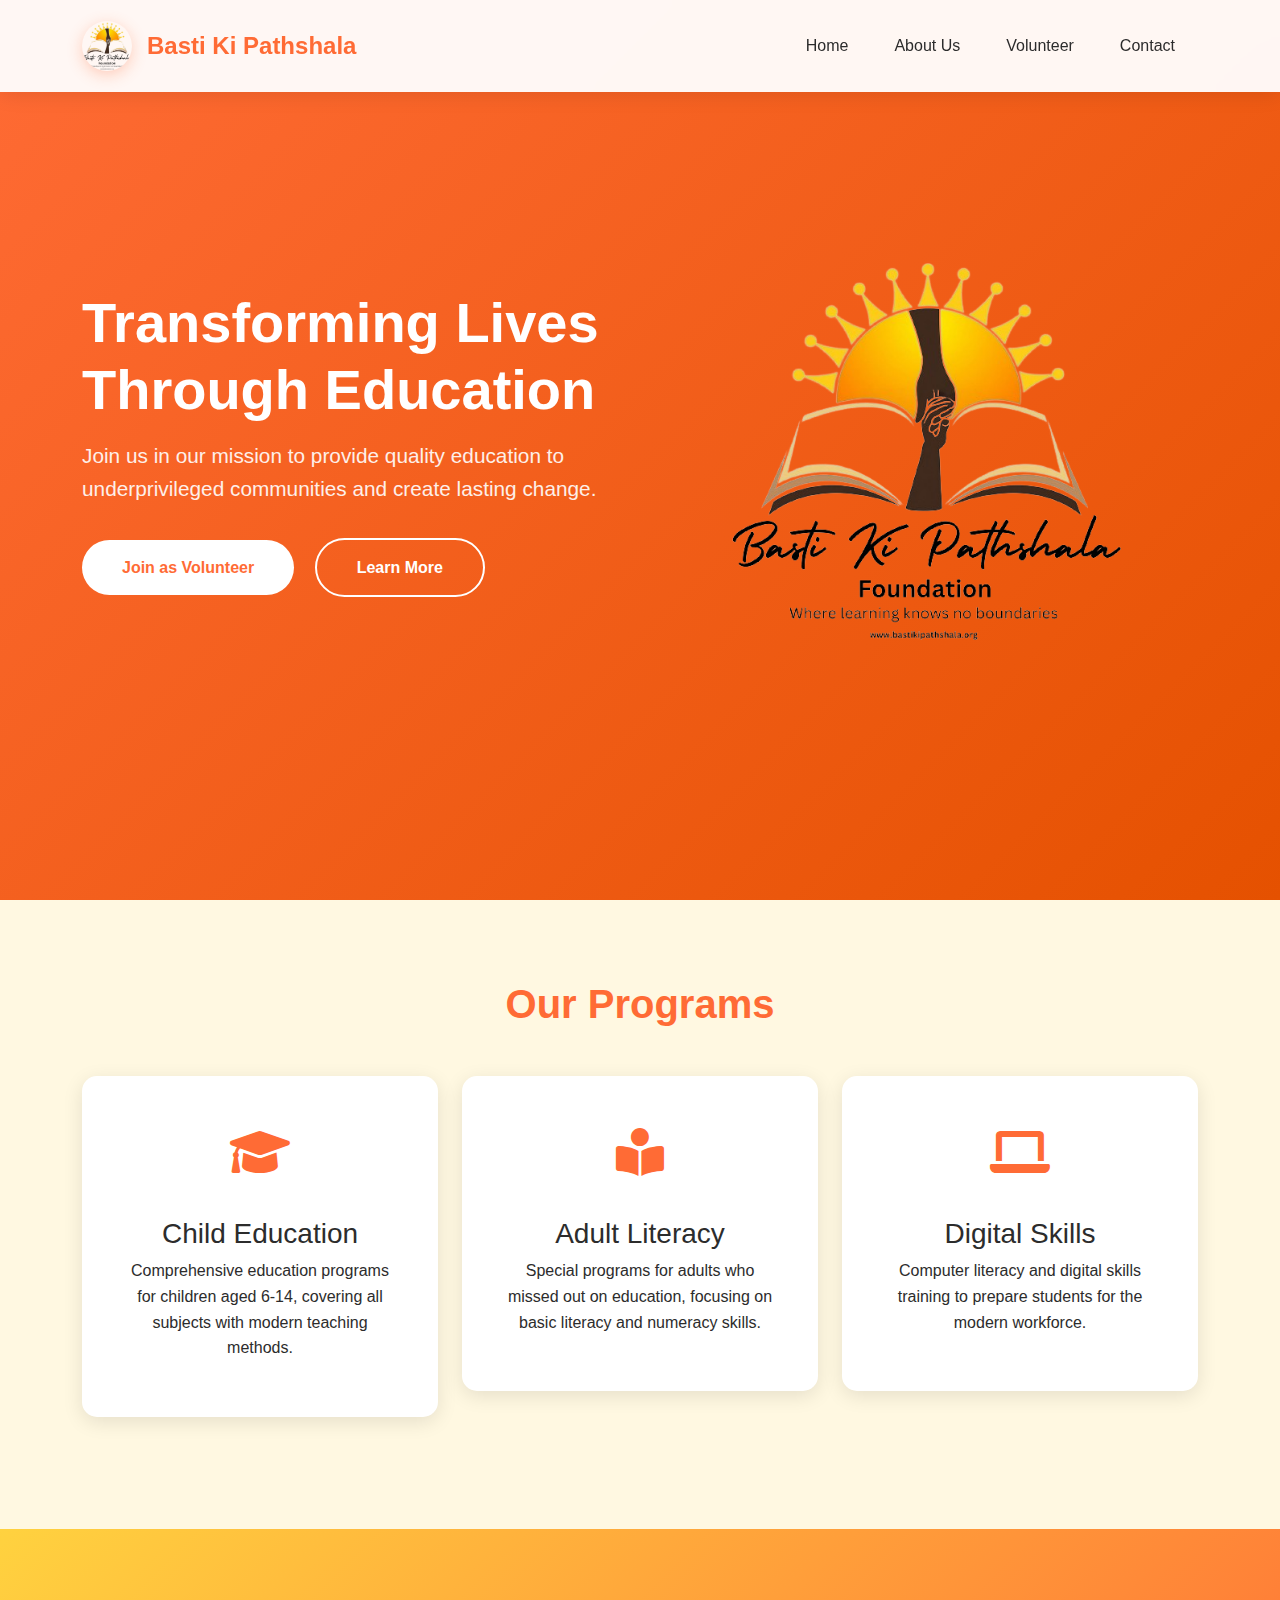
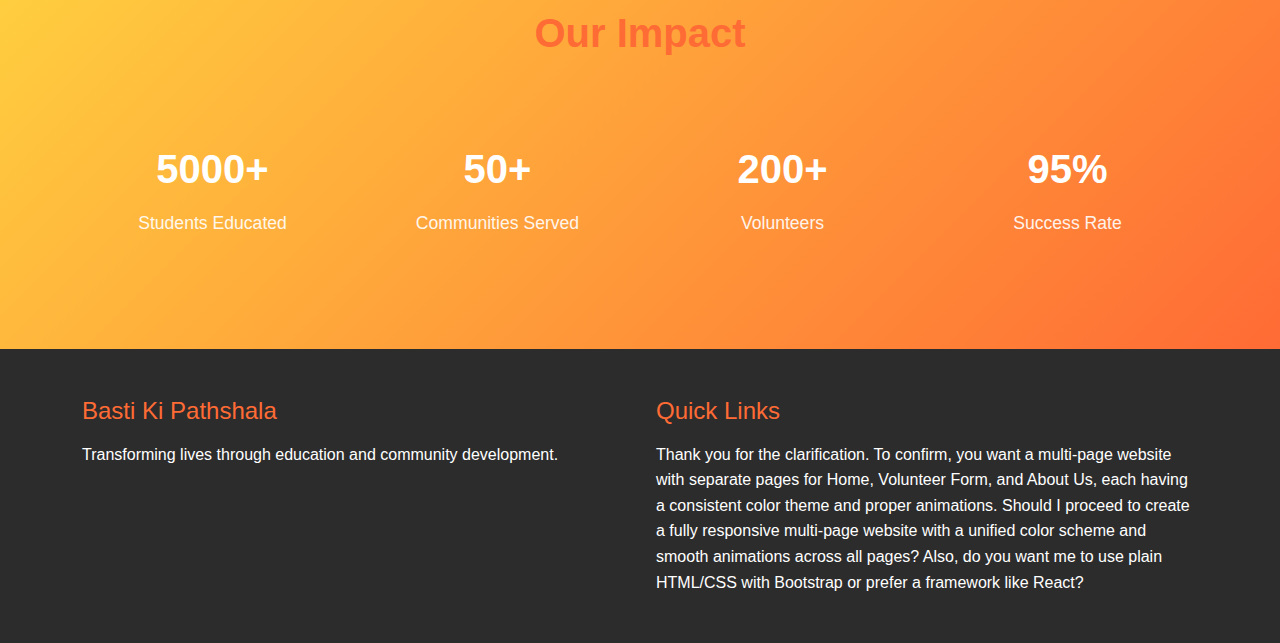
<file: index.html>
<!DOCTYPE html>
<html lang="en">
<head>
    <meta charset="UTF-8">
    <meta name="viewport" content="width=device-width, initial-scale=1.0">
    <title>Basti Ki Pathshala - Home</title>
    <link href="https://cdn.jsdelivr.net/npm/bootstrap@5.3.0/dist/css/bootstrap.min.css" rel="stylesheet">
    <link rel="stylesheet" href="https://cdnjs.cloudflare.com/ajax/libs/font-awesome/6.0.0/css/all.min.css">
    <style>
        :root {
            --primary-orange: #ff6b35;
            --warm-yellow: #ffd23f;
            --deep-orange: #e55100;
            --warm-white: #ffffff;
            --light-cream: #fff8e1;
            --dark-text: #2c2c2c;
        }

        * {
            margin: 0;
            padding: 0;
            box-sizing: border-box;
        }

        body {
            font-family: 'Segoe UI', Tahoma, Geneva, Verdana, sans-serif;
            line-height: 1.6;
            color: var(--dark-text);
            background-color: var(--light-cream);
            overflow-x: hidden;
        }

        /* Navigation */
        .navbar {
            background: rgba(255, 255, 255, 0.95) !important;
            backdrop-filter: blur(10px);
            box-shadow: 0 2px 20px rgba(0, 0, 0, 0.1);
            padding: 1rem 0;
            transition: all 0.3s ease;
        }

        .navbar-brand {
            display: flex;
            align-items: center;
            text-decoration: none;
            color: var(--dark-text);
        }

        .logo-container {
            display: flex;
            align-items: center;
            gap: 15px;
        }

        .logo-image {
            width: 50px;
            height: 50px;
            object-fit: contain;
            border-radius: 50%;
            box-shadow: 0 4px 15px rgba(255, 107, 53, 0.3);
        }

        .logo-text {
            font-size: 1.5rem;
            font-weight: 700;
            color: var(--primary-orange);
        }

        .nav-link {
            color: var(--dark-text) !important;
            font-weight: 500;
            margin: 0 15px;
            transition: color 0.3s ease;
        }

        .nav-link:hover {
            color: var(--primary-orange) !important;
        }

        /* Hero Section */
        .hero-section {
            min-height: 100vh;
            background: linear-gradient(135deg, var(--primary-orange), var(--deep-orange));
            display: flex;
            align-items: center;
            color: var(--warm-white);
            position: relative;
            overflow: hidden;
        }

        .hero-content {
            position: relative;
            z-index: 2;
            animation: fadeInUp 1s ease;
        }

        .hero-title {
            font-size: 3.5rem;
            font-weight: 800;
            margin-bottom: 1rem;
            line-height: 1.2;
            animation: fadeInUp 1s ease;
        }

        .hero-subtitle {
            font-size: 1.3rem;
            margin-bottom: 2rem;
            opacity: 0.9;
            animation: fadeInUp 1s ease 0.3s both;
        }

        .btn-primary-custom {
            background: var(--warm-white);
            color: var(--primary-orange);
            padding: 15px 40px;
            border: none;
            border-radius: 50px;
            font-weight: 600;
            text-decoration: none;
            transition: all 0.3s ease;
            display: inline-block;
            margin-right: 1rem;
            margin-bottom: 1rem;
            animation: fadeInUp 1s ease 0.6s both;
        }

        .btn-primary-custom:hover {
            transform: translateY(-3px);
            box-shadow: 0 8px 25px rgba(0, 0, 0, 0.2);
        }

        .btn-outline-custom {
            color: var(--warm-white);
            border: 2px solid var(--warm-white);
            padding: 15px 40px;
            border-radius: 50px;
            font-weight: 600;
            text-decoration: none;
            transition: all 0.3s ease;
            display: inline-block;
            animation: fadeInUp 1s ease 0.9s both;
        }

        .btn-outline-custom:hover {
            background: var(--warm-white);
            color: var(--primary-orange);
        }

        /* Features Section */
        .features-section {
            padding: 80px 0;
            background-color: var(--light-cream);
        }

        .section-title {
            font-size: 2.5rem;
            font-weight: 700;
            text-align: center;
            margin-bottom: 3rem;
            color: var(--primary-orange);
        }

        .feature-card {
            background: var(--warm-white);
            padding: 2.5rem;
            border-radius: 15px;
            box-shadow: 0 5px 20px rgba(0, 0, 0, 0.1);
            transition: all 0.3s ease;
            text-align: center;
            margin-bottom: 2rem;
        }

        .feature-card:hover {
            transform: translateY(-10px);
            box-shadow: 0 15px 40px rgba(255, 107, 53, 0.2);
        }

        .feature-icon {
            font-size: 3rem;
            color: var(--primary-orange);
            margin-bottom: 1.5rem;
        }

        /* Stats Section */
        .stats-section {
            padding: 80px 0;
            background: linear-gradient(135deg, var(--warm-yellow), var(--primary-orange));
            color: var(--warm-white);
        }

        .stat-item {
            text-align: center;
            padding: 2rem;
        }

        .stat-number {
            font-size: 2.5rem;
            font-weight: 800;
            margin-bottom: 0.5rem;
        }

        .stat-label {
            font-size: 1.1rem;
            opacity: 0.9;
        }

        /* Footer */
        .footer {
            background: var(--dark-text);
            color: var(--warm-white);
            padding: 3rem 0 1rem;
        }

        .footer-content {
            display: grid;
            grid-template-columns: repeat(auto-fit, minmax(250px, 1fr));
            gap: 2rem;
            margin-bottom: 2rem;
        }

        .footer-section h4 {
            color: var(--primary-orange);
            margin-bottom: 1rem;
        }

        .footer-section a {
            color: var(--warm-white);
            text-decoration: none;
            transition: color 0.3s ease;
        }

        .footer-section a:hover {
            color: var(--primary-orange);
        }

        .footer-bottom {
            text-align: center;
            padding-top: 2rem;
            border-top: 1px solid #444;
        }

        /* Animations */
        @keyframes fadeInUp {
            from {
                opacity: 0;
                transform: translateY(30px);
            }
            to {
                opacity: 1;
                transform: translateY(0);
            }
        }

        /* Responsive Design */
        @media (max-width: 768px) {
            .hero-title {
                font-size: 2.5rem;
            }
            
            .section-title {
                font-size: 2rem;
            }
        }

        @media (max-width: 480px) {
            .hero-title {
                font-size: 2rem;
            }
        }
    </style>
</head>
<body>
    <!-- Navigation -->
    <nav class="navbar navbar-expand-lg fixed-top">
        <div class="container">
            <a href="index.html" class="navbar-brand">
                <div class="logo-container">
                    <img src="Basti_Ki_Pathshala-_Official_Logo-removebg-preview.png" alt="Basti Ki Pathshala Logo" class="logo-image">
                    <span class="logo-text">Basti Ki Pathshala</span>
                </div>
            </a>
            <button class="navbar-toggler" type="button" data-bs-toggle="collapse" data-bs-target="#navbarNav">
                <span class="navbar-toggler-icon"></span>
            </button>
            <div class="collapse navbar-collapse" id="navbarNav">
                <ul class="navbar-nav ms-auto">
                    <li class="nav-item"><a class="nav-link" href="index.html">Home</a></li>
                    <li class="nav-item"><a class="nav-link" href="about.html">About Us</a></li>
                    <li class="nav-item"><a class="nav-link" href="volunteer.html">Volunteer</a></li>
                    <li class="nav-item"><a class="nav-link" href="contact.html">Contact</a></li>
                </ul>
            </div>
        </div>
    </nav>

    <!-- Hero Section -->
    <section class="hero-section">
        <div class="container">
            <div class="row align-items-center min-vh-100">
                <div class="col-lg-6">
                    <div class="hero-content">
                        <h1 class="hero-title">Transforming Lives Through Education</h1>
                        <p class="hero-subtitle">Join us in our mission to provide quality education to underprivileged communities and create lasting change.</p>
                        <div>
                            <a href="volunteer.html" class="btn-primary-custom">Join as Volunteer</a>
                            <a href="about.html" class="btn-outline-custom">Learn More</a>
                        </div>
                    </div>
                </div>
                <div class="col-lg-6">
                    <div class="text-center">
                        <img src="/Basti_Ki_Pathshala-_Official_Logo-removebg-preview.png" alt="Basti Ki Pathshala" class="img-fluid" style="max-width: 400px;">
                    </div>
                </div>
            </div>
        </div>
    </section>

    <!-- Features Section -->
    <section class="features-section">
        <div class="container">
            <h2 class="section-title">Our Programs</h2>
            <div class="row">
                <div class="col-md-4">
                    <div class="feature-card">
                        <div class="feature-icon">
                            <i class="fas fa-graduation-cap"></i>
                        </div>
                        <h3>Child Education</h3>
                        <p>Comprehensive education programs for children aged 6-14, covering all subjects with modern teaching methods.</p>
                    </div>
                </div>
                <div class="col-md-4">
                    <div class="feature-card">
                        <div class="feature-icon">
                            <i class="fas fa-book-reader"></i>
                        </div>
                        <h3>Adult Literacy</h3>
                        <p>Special programs for adults who missed out on education, focusing on basic literacy and numeracy skills.</p>
                    </div>
                </div>
                <div class="col-md-4">
                    <div class="feature-card">
                        <div class="feature-icon">
                            <i class="fas fa-laptop"></i>
                        </div>
                        <h3>Digital Skills</h3>
                        <p>Computer literacy and digital skills training to prepare students for the modern workforce.</p>
                    </div>
                </div>
            </div>
        </div>
    </section>

    <!-- Stats Section -->
    <section class="stats-section">
        <div class="container">
            <h2 class="section-title">Our Impact</h2>
            <div class="row">
                <div class="col-md-3">
                    <div class="stat-item">
                        <div class="stat-number">5000+</div>
                        <div class="stat-label">Students Educated</div>
                    </div>
                </div>
                <div class="col-md-3">
                    <div class="stat-item">
                        <div class="stat-number">50+</div>
                        <div class="stat-label">Communities Served</div>
                    </div>
                </div>
                <div class="col-md-3">
                    <div class="stat-item">
                        <div class="stat-number">200+</div>
                        <div class="stat-label">Volunteers</div>
                    </div>
                </div>
                <div class="col-md-3">
                    <div class="stat-item">
                        <div class="stat-number">95%</div>
                        <div class="stat-label">Success Rate</div>
                    </div>
                </div>
            </div>
        </div>
    </section>

    <!-- Footer -->
    <footer class="footer">
        <div class="container">
            <div class="footer-content">
                <div class="footer-section">
                    <h4>Basti Ki Pathshala</h4>
                    <p>Transforming lives through education and community development.</p>
                </div>
                <div class="footer-section">
                    <h4>Quick Links</h4>
                    <ul<ask_followup_question>
<question>Thank you for the clarification. To confirm, you want a multi-page website with separate pages for Home, Volunteer Form, and About Us, each having a consistent color theme and proper animations. Should I proceed to create a fully responsive multi-page website with a unified color scheme and smooth animations across all pages? Also, do you want me to use plain HTML/CSS with Bootstrap or prefer a framework like React?</question>
</ask_followup_question>
</file>
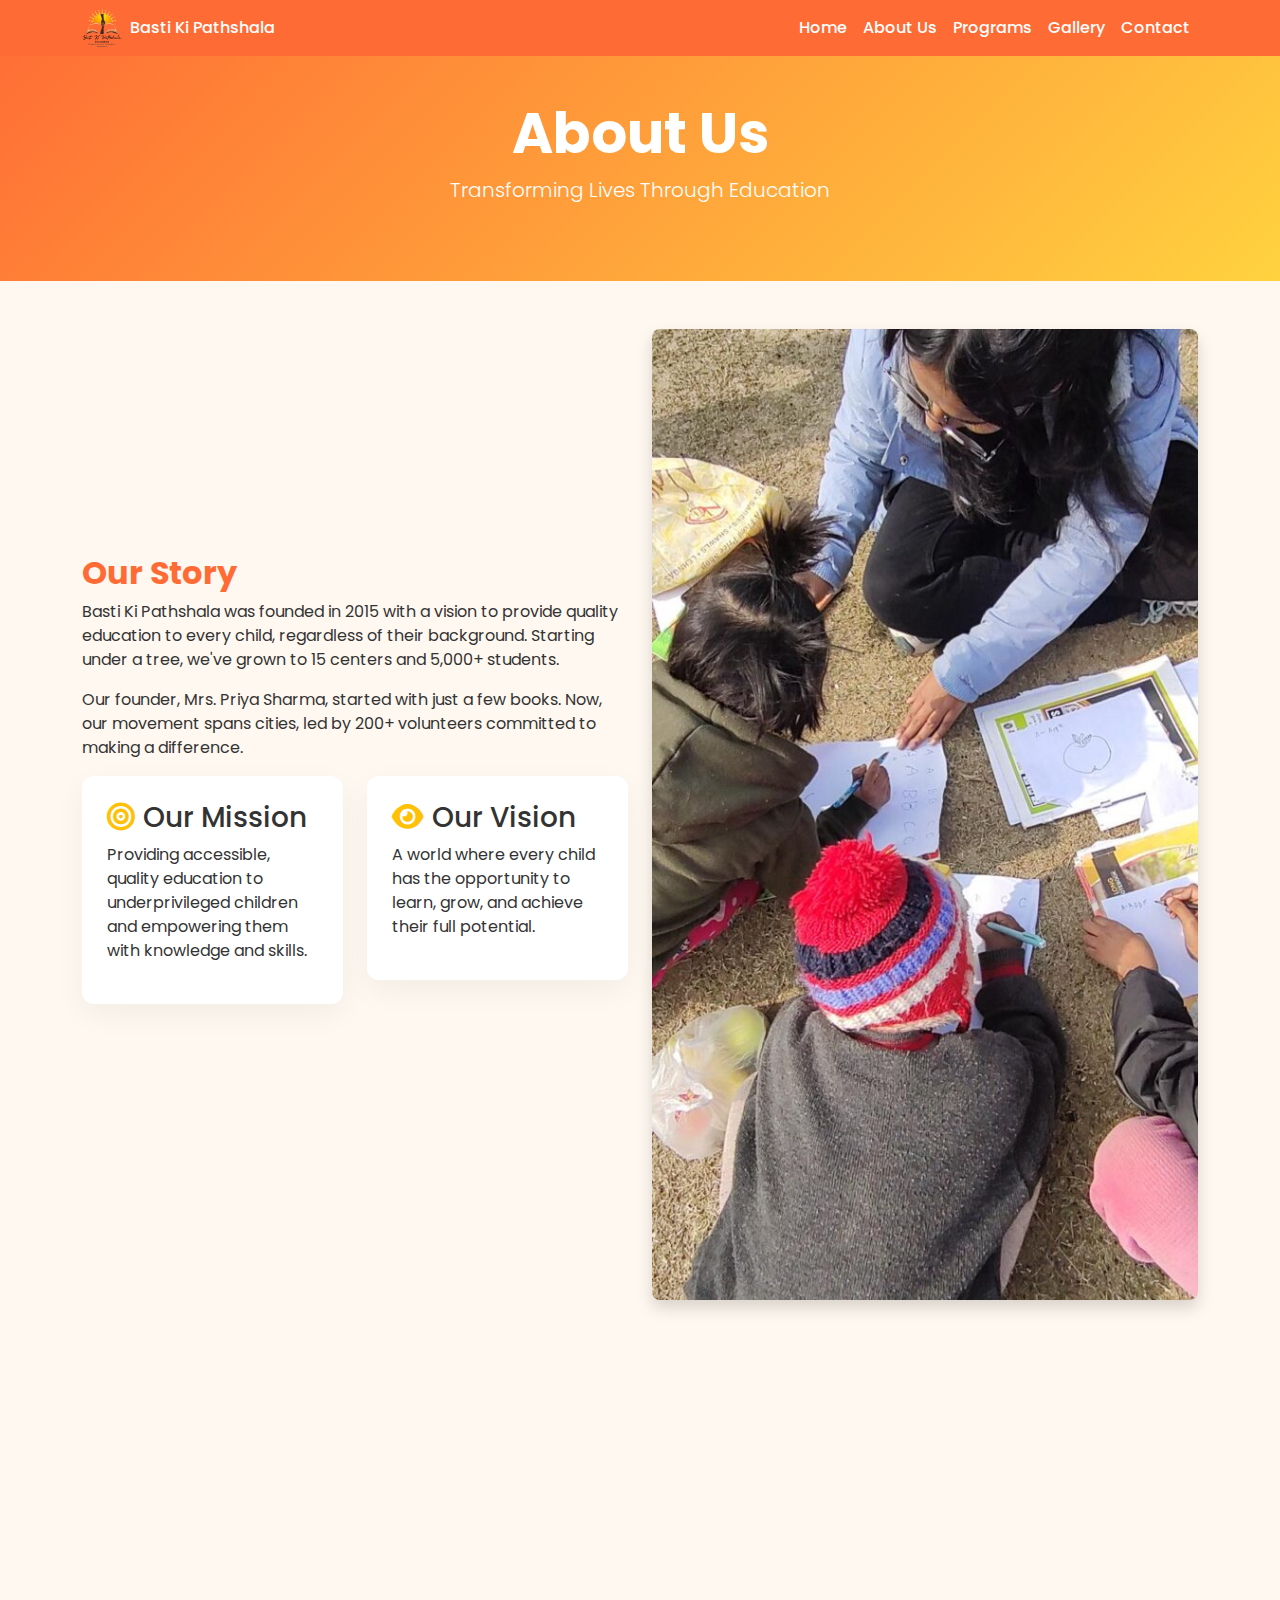
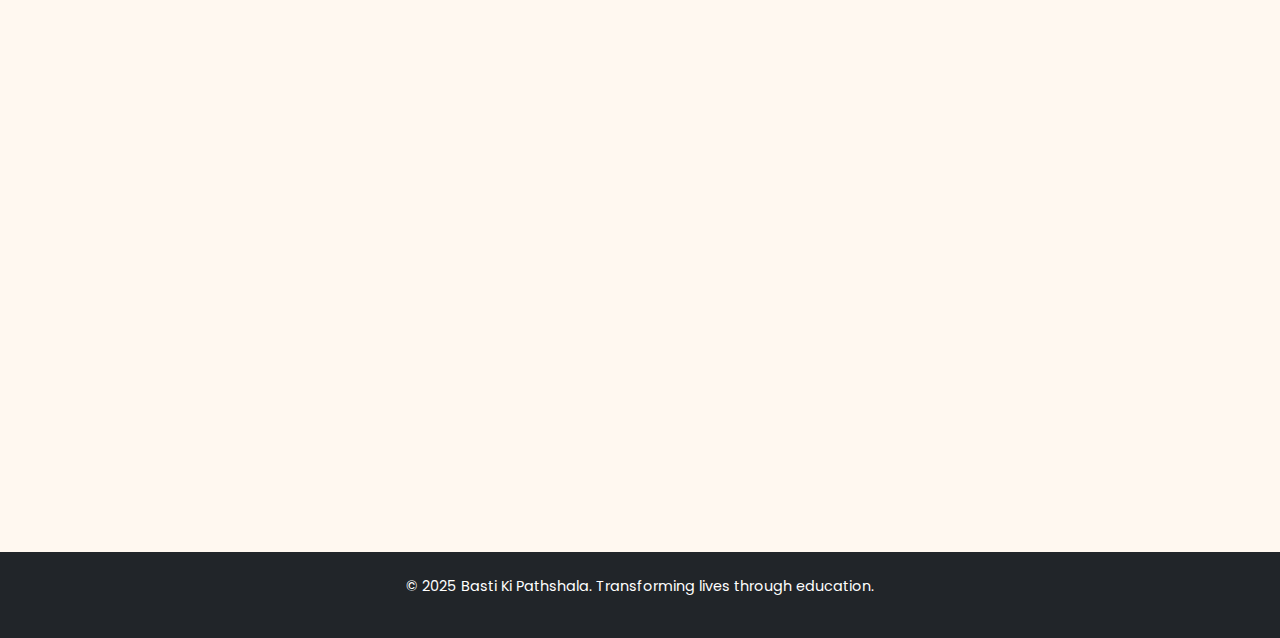
<file: about.html>
<!DOCTYPE html>
<html lang="en">
<head>
  <meta charset="UTF-8">
  <meta name="viewport" content="width=device-width, initial-scale=1.0">
  <title>About Us - Basti Ki Pathshala</title>
  <link href="https://cdn.jsdelivr.net/npm/bootstrap@5.3.0/dist/css/bootstrap.min.css" rel="stylesheet">
  <link rel="stylesheet" href="https://cdnjs.cloudflare.com/ajax/libs/font-awesome/6.0.0/css/all.min.css">
  <link href="https://fonts.googleapis.com/css2?family=Poppins:wght@300;400;500;600;700&display=swap" rel="stylesheet">
  <style>
    :root {
      --primary: #FF6B35;
      --secondary: #FFD23F;
      --dark: #333;
      --light: #FFF8F0;
    }

    * {
      box-sizing: border-box;
    }

    body {
      font-family: 'Poppins', sans-serif;
      margin: 0;
      background-color: var(--light);
      color: var(--dark);
    }

    .navbar {
      background-color: var(--primary);
    }

    .navbar .nav-link,
    .navbar .logo-text {
      color: #fff !important;
      font-weight: 500;
    }

    .page-header {
      background: linear-gradient(135deg, var(--primary), var(--secondary));
      padding: 100px 0 60px;
      color: white;
    }

    .section-title {
      color: var(--primary);
      font-weight: 700;
    }

    .mission-card,
    .vision-card,
    .value-card,
    .team-card {
      background: #fff;
      border-radius: 12px;
      padding: 25px;
      box-shadow: 0 10px 30px rgba(0,0,0,0.05);
      transition: transform 0.3s ease, box-shadow 0.3s ease;
    }

    .team-card:hover,
    .value-card:hover {
      transform: translateY(-10px);
      box-shadow: 0 12px 40px rgba(0,0,0,0.1);
    }

    .value-icon {
      font-size: 2rem;
      color: var(--primary);
      margin-bottom: 15px;
    }

    .team-card img {
      width: 120px;
      height: 120px;
      object-fit: cover;
      border-radius: 50%;
      border: 3px solid var(--primary);
    }

    footer {
      background-color: #111;
      color: white;
      font-size: 0.9rem;
    }

    .fade-in {
      opacity: 0;
      transform: translateY(30px);
      transition: all 0.6s ease;
    }

    .fade-in.visible {
      opacity: 1;
      transform: translateY(0);
    }
  </style>
</head>
<body>
  <nav class="navbar navbar-expand-lg fixed-top">
    <div class="container">
      <a href="index.html" class="d-flex align-items-center gap-2 text-decoration-none">
        <img src="Basti_Ki_Pathshala-_Official_Logo-removebg-preview.png" alt="Logo" style="width: 40px; height: 40px;">
        <div class="logo-text">Basti Ki Pathshala</div>
      </a>
      <button class="navbar-toggler" type="button" data-bs-toggle="collapse" data-bs-target="#navbarNav">
        <span class="navbar-toggler-icon"></span>
      </button>
      <div class="collapse navbar-collapse" id="navbarNav">
        <ul class="navbar-nav ms-auto">
          <li class="nav-item"><a class="nav-link" href="index.html">Home</a></li>
          <li class="nav-item"><a class="nav-link active" href="about.html">About Us</a></li>
          <li class="nav-item"><a class="nav-link" href="programs.html">Programs</a></li>
          <li class="nav-item"><a class="nav-link" href="gallery.html">Gallery</a></li>
          <li class="nav-item"><a class="nav-link" href="contact.html">Contact</a></li>
        </ul>
      </div>
    </div>
  </nav>

  <section class="page-header text-center">
    <div class="container">
      <h1 class="display-4 fw-bold">About Us</h1>
      <p class="lead">Transforming Lives Through Education</p>
    </div>
  </section>

  <section class="about-content py-5">
    <div class="container">
      <div class="row align-items-center mb-5 fade-in">
        <div class="col-lg-6">
          <h2 class="section-title">Our Story</h2>
          <p>Basti Ki Pathshala was founded in 2015 with a vision to provide quality education to every child, regardless of their background. Starting under a tree, we've grown to 15 centers and 5,000+ students.</p>
          <p>Our founder, Mrs. Priya Sharma, started with just a few books. Now, our movement spans cities, led by 200+ volunteers committed to making a difference.</p>
           
    <div class="row mb-5 fade-in">
        <div class="col-md-6 mb-4">
          <div class="mission-card">
            <h3><i class="fas fa-bullseye text-warning me-2"></i>Our Mission</h3>
            <p>Providing accessible, quality education to underprivileged children and empowering them with knowledge and skills.</p>
          </div>
        </div>
        <div class="col-md-6 mb-4">
          <div class="vision-card">
            <h3><i class="fas fa-eye text-warning me-2"></i>Our Vision</h3>
            <p>A world where every child has the opportunity to learn, grow, and achieve their full potential.</p>
          </div>
        </div>
      </div>
    </div>
        <div class="col-lg-6 text-center">
          <img src="/IMG-20240216-WA0047-576x1024.jpg"  alt="Our Story" class="img-fluid rounded-3 shadow">
        </div>
      </div>

     

      <div class="row mb-5 fade-in">
        <div class="col-12 text-center">
          <h2 class="section-title mb-4">Our Core Values</h2>
        </div>
        <div class="col-lg-3 col-md-6 mb-4">
          <div class="value-card text-center">
            <div class="value-icon"><i class="fas fa-heart"></i></div>
            <h5>Compassion</h5>
            <p>Every child is treated with love, dignity, and care.</p>
          </div>
        </div>
        <div class="col-lg-3 col-md-6 mb-4">
          <div class="value-card text-center">
            <div class="value-icon"><i class="fas fa-balance-scale"></i></div>
            <h5>Equality</h5>
            <p>Equal learning opportunities for all children.</p>
          </div>
        </div>
        <div class="col-lg-3 col-md-6 mb-4">
          <div class="value-card text-center">
            <div class="value-icon"><i class="fas fa-lightbulb"></i></div>
            <h5>Innovation</h5>
            <p>Creative and evolving teaching methods.</p>
          </div>
        </div>
        <div class="col-lg-3 col-md-6 mb-4">
          <div class="value-card text-center">
            <div class="value-icon"><i class="fas fa-handshake"></i></div>
            <h5>Collaboration</h5>
            <p>We partner with communities and volunteers.</p>
          </div>
        </div>
      </div>

      <div class="row fade-in">
        <div class="col-12 text-center">
          <h2 class="section-title mb-4">Meet the Team</h2>
        </div>
        <div class="col-lg-4 mb-4">
          <div class="team-card text-center">
             <svg xmlns="http://www.w3.org/2000/svg" height="88px" viewBox="0 -960 960 960" width="88px" fill="#333"><path d="M480-504.85q-49.5 0-82.44-32.94t-32.94-82.83q0-49.88 32.94-82.44 32.94-32.56 82.44-32.56t82.44 32.56q32.94 32.56 32.94 82.44 0 49.89-32.94 82.83T480-504.85ZM200-215.38v-57.85q0-26.46 15.15-47.31 15.16-20.84 39.77-32.54 59.31-26.15 115.02-39.61 55.7-13.46 110.04-13.46 54.33 0 109.94 13.57 55.62 13.58 114.51 39.85 25.44 11.5 40.51 32.27Q760-299.69 760-273.23v57.85H200Zm30.77-30.77h498.46v-27.08q0-15.23-10.27-29.35-10.27-14.11-28.11-23.42-54-26.38-105.61-37.88-51.6-11.5-105.24-11.5-53.64 0-105.86 11.5T268.92-326q-17.84 9.31-28 23.42-10.15 14.12-10.15 29.35v27.08ZM480-535.62q35.92 0 60.27-24.34 24.35-24.35 24.35-60.27t-24.35-60.27q-24.35-24.35-60.27-24.35t-60.27 24.35q-24.35 24.35-24.35 60.27t24.35 60.27q24.35 24.34 60.27 24.34Zm0-84.61Zm0 374.08Z"/></svg>
           <h4>Priya Sharma</h4>
            <p class="text-muted">Founder & Director</p>
            <p>Education activist with 15+ years of experience in community development.</p>
          </div>
        </div>
        <div class="col-lg-4 mb-4">
          <div class="team-card text-center">
            <svg xmlns="http://www.w3.org/2000/svg" height="88px" viewBox="0 -960 960 960" width="88px" fill="#333"><path d="M480-504.85q-49.5 0-82.44-32.94t-32.94-82.83q0-49.88 32.94-82.44 32.94-32.56 82.44-32.56t82.44 32.56q32.94 32.56 32.94 82.44 0 49.89-32.94 82.83T480-504.85ZM200-215.38v-57.85q0-26.46 15.15-47.31 15.16-20.84 39.77-32.54 59.31-26.15 115.02-39.61 55.7-13.46 110.04-13.46 54.33 0 109.94 13.57 55.62 13.58 114.51 39.85 25.44 11.5 40.51 32.27Q760-299.69 760-273.23v57.85H200Zm30.77-30.77h498.46v-27.08q0-15.23-10.27-29.35-10.27-14.11-28.11-23.42-54-26.38-105.61-37.88-51.6-11.5-105.24-11.5-53.64 0-105.86 11.5T268.92-326q-17.84 9.31-28 23.42-10.15 14.12-10.15 29.35v27.08ZM480-535.62q35.92 0 60.27-24.34 24.35-24.35 24.35-60.27t-24.35-60.27q-24.35-24.35-60.27-24.35t-60.27 24.35q-24.35 24.35-24.35 60.27t24.35 60.27q24.35 24.34 60.27 24.34Zm0-84.61Zm0 374.08Z"/></svg>
            <h4>Rajesh Kumar</h4>
            <p class="text-muted">Program Coordinator</p>
            <p>Former teacher turned social entrepreneur, passionate about educational equity.</p>
          </div>
        </div>
        <div class="col-lg-4 mb-4">
          <div class="team-card text-center">
             <svg xmlns="http://www.w3.org/2000/svg" height="88px" viewBox="0 -960 960 960" width="88px" fill="#333"><path d="M480-504.85q-49.5 0-82.44-32.94t-32.94-82.83q0-49.88 32.94-82.44 32.94-32.56 82.44-32.56t82.44 32.56q32.94 32.56 32.94 82.44 0 49.89-32.94 82.83T480-504.85ZM200-215.38v-57.85q0-26.46 15.15-47.31 15.16-20.84 39.77-32.54 59.31-26.15 115.02-39.61 55.7-13.46 110.04-13.46 54.33 0 109.94 13.57 55.62 13.58 114.51 39.85 25.44 11.5 40.51 32.27Q760-299.69 760-273.23v57.85H200Zm30.77-30.77h498.46v-27.08q0-15.23-10.27-29.35-10.27-14.11-28.11-23.42-54-26.38-105.61-37.88-51.6-11.5-105.24-11.5-53.64 0-105.86 11.5T268.92-326q-17.84 9.31-28 23.42-10.15 14.12-10.15 29.35v27.08ZM480-535.62q35.92 0 60.27-24.34 24.35-24.35 24.35-60.27t-24.35-60.27q-24.35-24.35-60.27-24.35t-60.27 24.35q-24.35 24.35-24.35 60.27t24.35 60.27q24.35 24.34 60.27 24.34Zm0-84.61Zm0 374.08Z"/></svg>
            <h4>Anita Verma</h4>
            <p class="text-muted">Operations Manager</p>
            <p>Expert in scaling educational programs and community engagement.</p>
          </div>
        </div>
      </div>
    </div>
  </section>

  <footer class="bg-dark text-white py-4">
    <div class="container text-center">
      <p>&copy; 2025 Basti Ki Pathshala. Transforming lives through education.</p>
    </div>
  </footer>

  <script>
    const fadeEls = document.querySelectorAll('.fade-in');
    const observer = new IntersectionObserver(entries => {
      entries.forEach(entry => {
        if (entry.isIntersecting) {
          entry.target.classList.add('visible');
          observer.unobserve(entry.target);
        }
      });
    }, { threshold: 0.2 });
    fadeEls.forEach(el => observer.observe(el));
  </script>
  <script src="https://cdn.jsdelivr.net/npm/bootstrap@5.3.0/dist/js/bootstrap.bundle.min.js"></script>
</body>
</html>
</file>
